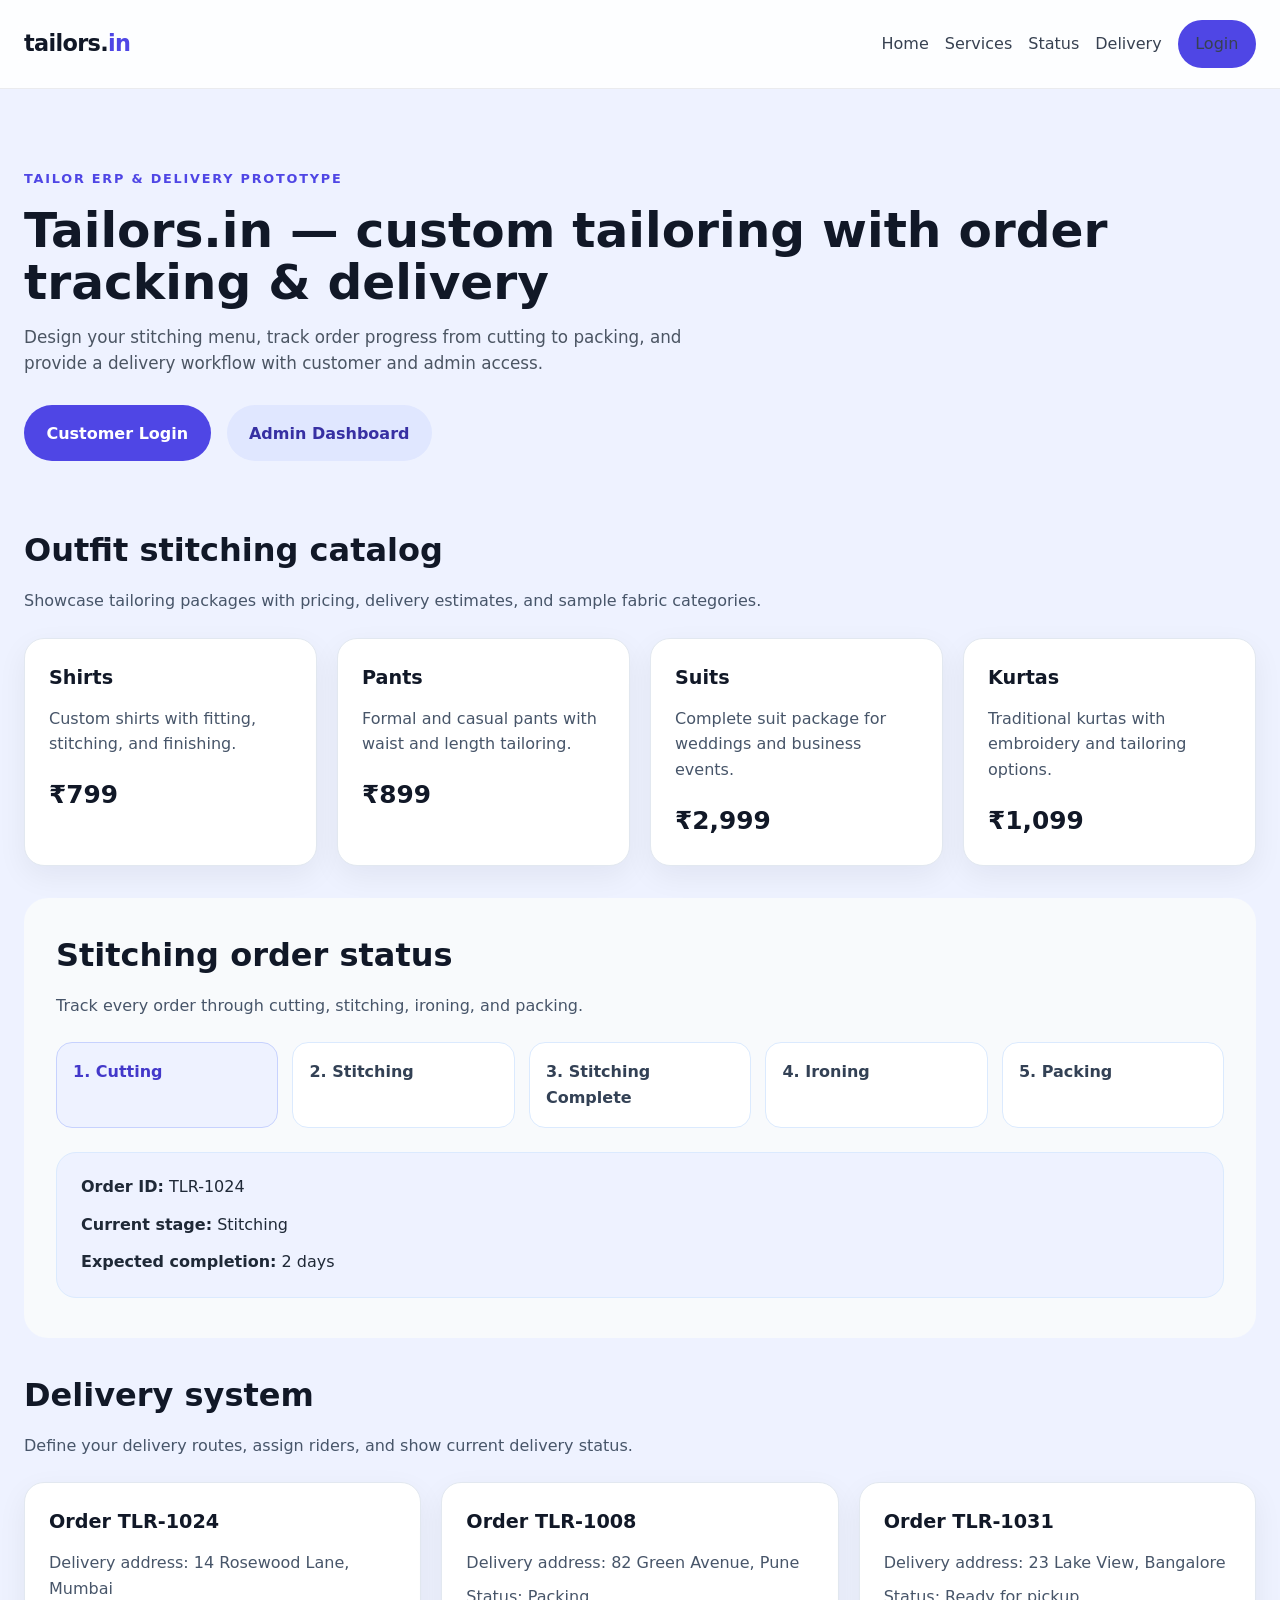
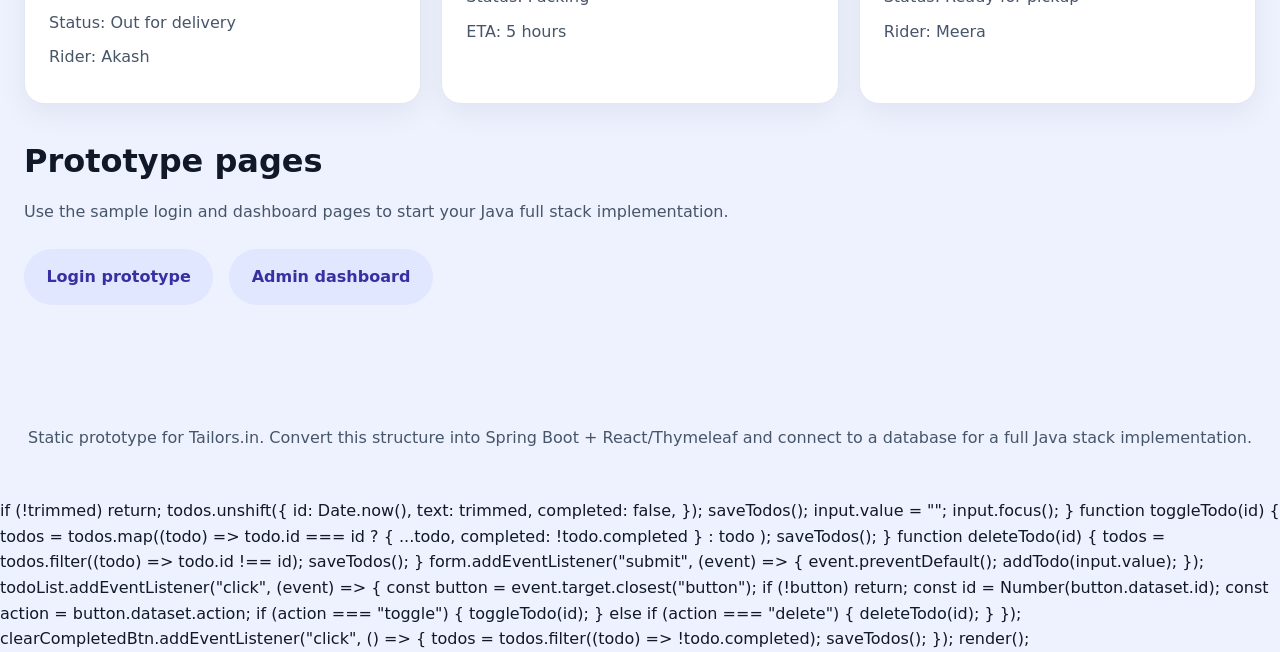
<file: index.html>
<!DOCTYPE html>
<html lang="en">
  <head>
    <meta charset="UTF-8" />
    <meta name="viewport" content="width=device-width, initial-scale=1.0" />
    <title>Tailors.in Prototype</title>
    <link rel="stylesheet" href="styles.css" />
  </head>
  <body>
    <header class="site-header">
      <div class="brand">tailors.<span>in</span></div>
      <nav class="top-nav">
        <a href="index.html">Home</a>
        <a href="#services">Services</a>
        <a href="#status">Status</a>
        <a href="#delivery">Delivery</a>
        <a class="nav-cta" href="login.html">Login</a>
      </nav>
    </header>

    <main>
      <section class="hero">
        <div class="hero-copy">
          <p class="eyebrow">Tailor ERP & delivery prototype</p>
          <h1>Tailors.in — custom tailoring with order tracking & delivery</h1>
          <p class="hero-text">
            Design your stitching menu, track order progress from cutting to packing, and provide a delivery workflow with customer and admin access.
          </p>
          <div class="hero-actions">
            <a class="button button-primary" href="login.html">Customer Login</a>
            <a class="button button-secondary" href="dashboard.html">Admin Dashboard</a>
          </div>
        </div>
      </section>

      <section id="services" class="section">
        <div class="section-heading">
          <h2>Outfit stitching catalog</h2>
          <p>Showcase tailoring packages with pricing, delivery estimates, and sample fabric categories.</p>
        </div>

        <div class="cards-grid">
          <article class="card">
            <h3>Shirts</h3>
            <p>Custom shirts with fitting, stitching, and finishing.</p>
            <div class="price">₹799</div>
          </article>

          <article class="card">
            <h3>Pants</h3>
            <p>Formal and casual pants with waist and length tailoring.</p>
            <div class="price">₹899</div>
          </article>

          <article class="card">
            <h3>Suits</h3>
            <p>Complete suit package for weddings and business events.</p>
            <div class="price">₹2,999</div>
          </article>

          <article class="card">
            <h3>Kurtas</h3>
            <p>Traditional kurtas with embroidery and tailoring options.</p>
            <div class="price">₹1,099</div>
          </article>
        </div>
      </section>

      <section id="status" class="section gray-bg">
        <div class="section-heading">
          <h2>Stitching order status</h2>
          <p>Track every order through cutting, stitching, ironing, and packing.</p>
        </div>

        <div class="status-flow">
          <div class="status-step status-active">1. Cutting</div>
          <div class="status-step">2. Stitching</div>
          <div class="status-step">3. Stitching Complete</div>
          <div class="status-step">4. Ironing</div>
          <div class="status-step">5. Packing</div>
        </div>

        <div class="status-panel">
          <div>
            <strong>Order ID:</strong> TLR-1024
          </div>
          <div>
            <strong>Current stage:</strong> Stitching
          </div>
          <div>
            <strong>Expected completion:</strong> 2 days
          </div>
        </div>
      </section>

      <section id="delivery" class="section">
        <div class="section-heading">
          <h2>Delivery system</h2>
          <p>Define your delivery routes, assign riders, and show current delivery status.</p>
        </div>

        <div class="delivery-grid">
          <article class="delivery-card">
            <h3>Order TLR-1024</h3>
            <p>Delivery address: 14 Rosewood Lane, Mumbai</p>
            <p>Status: Out for delivery</p>
            <p>Rider: Akash</p>
          </article>
          <article class="delivery-card">
            <h3>Order TLR-1008</h3>
            <p>Delivery address: 82 Green Avenue, Pune</p>
            <p>Status: Packing</p>
            <p>ETA: 5 hours</p>
          </article>
          <article class="delivery-card">
            <h3>Order TLR-1031</h3>
            <p>Delivery address: 23 Lake View, Bangalore</p>
            <p>Status: Ready for pickup</p>
            <p>Rider: Meera</p>
          </article>
        </div>
      </section>

      <section class="section showcase">
        <div class="section-heading">
          <h2>Prototype pages</h2>
          <p>Use the sample login and dashboard pages to start your Java full stack implementation.</p>
        </div>

        <div class="showcase-actions">
          <a class="button button-secondary" href="login.html">Login prototype</a>
          <a class="button button-secondary" href="dashboard.html">Admin dashboard</a>
        </div>
      </section>
    </main>

    <footer class="site-footer">
      <p>Static prototype for Tailors.in. Convert this structure into Spring Boot + React/Thymeleaf and connect to a database for a full Java stack implementation.</p>
    </footer>

    <script src="script.js"></script>
  </body>
</html>

        if (!trimmed) return;

        todos.unshift({
          id: Date.now(),
          text: trimmed,
          completed: false,
        });

        saveTodos();
        input.value = "";
        input.focus();
      }

      function toggleTodo(id) {
        todos = todos.map((todo) =>
          todo.id === id ? { ...todo, completed: !todo.completed } : todo
        );
        saveTodos();
      }

      function deleteTodo(id) {
        todos = todos.filter((todo) => todo.id !== id);
        saveTodos();
      }

      form.addEventListener("submit", (event) => {
        event.preventDefault();
        addTodo(input.value);
      });

      todoList.addEventListener("click", (event) => {
        const button = event.target.closest("button");
        if (!button) return;

        const id = Number(button.dataset.id);
        const action = button.dataset.action;

        if (action === "toggle") {
          toggleTodo(id);
        } else if (action === "delete") {
          deleteTodo(id);
        }
      });

      clearCompletedBtn.addEventListener("click", () => {
        todos = todos.filter((todo) => !todo.completed);
        saveTodos();
      });

      render();
    </script>
  </body>
</html>
</file>
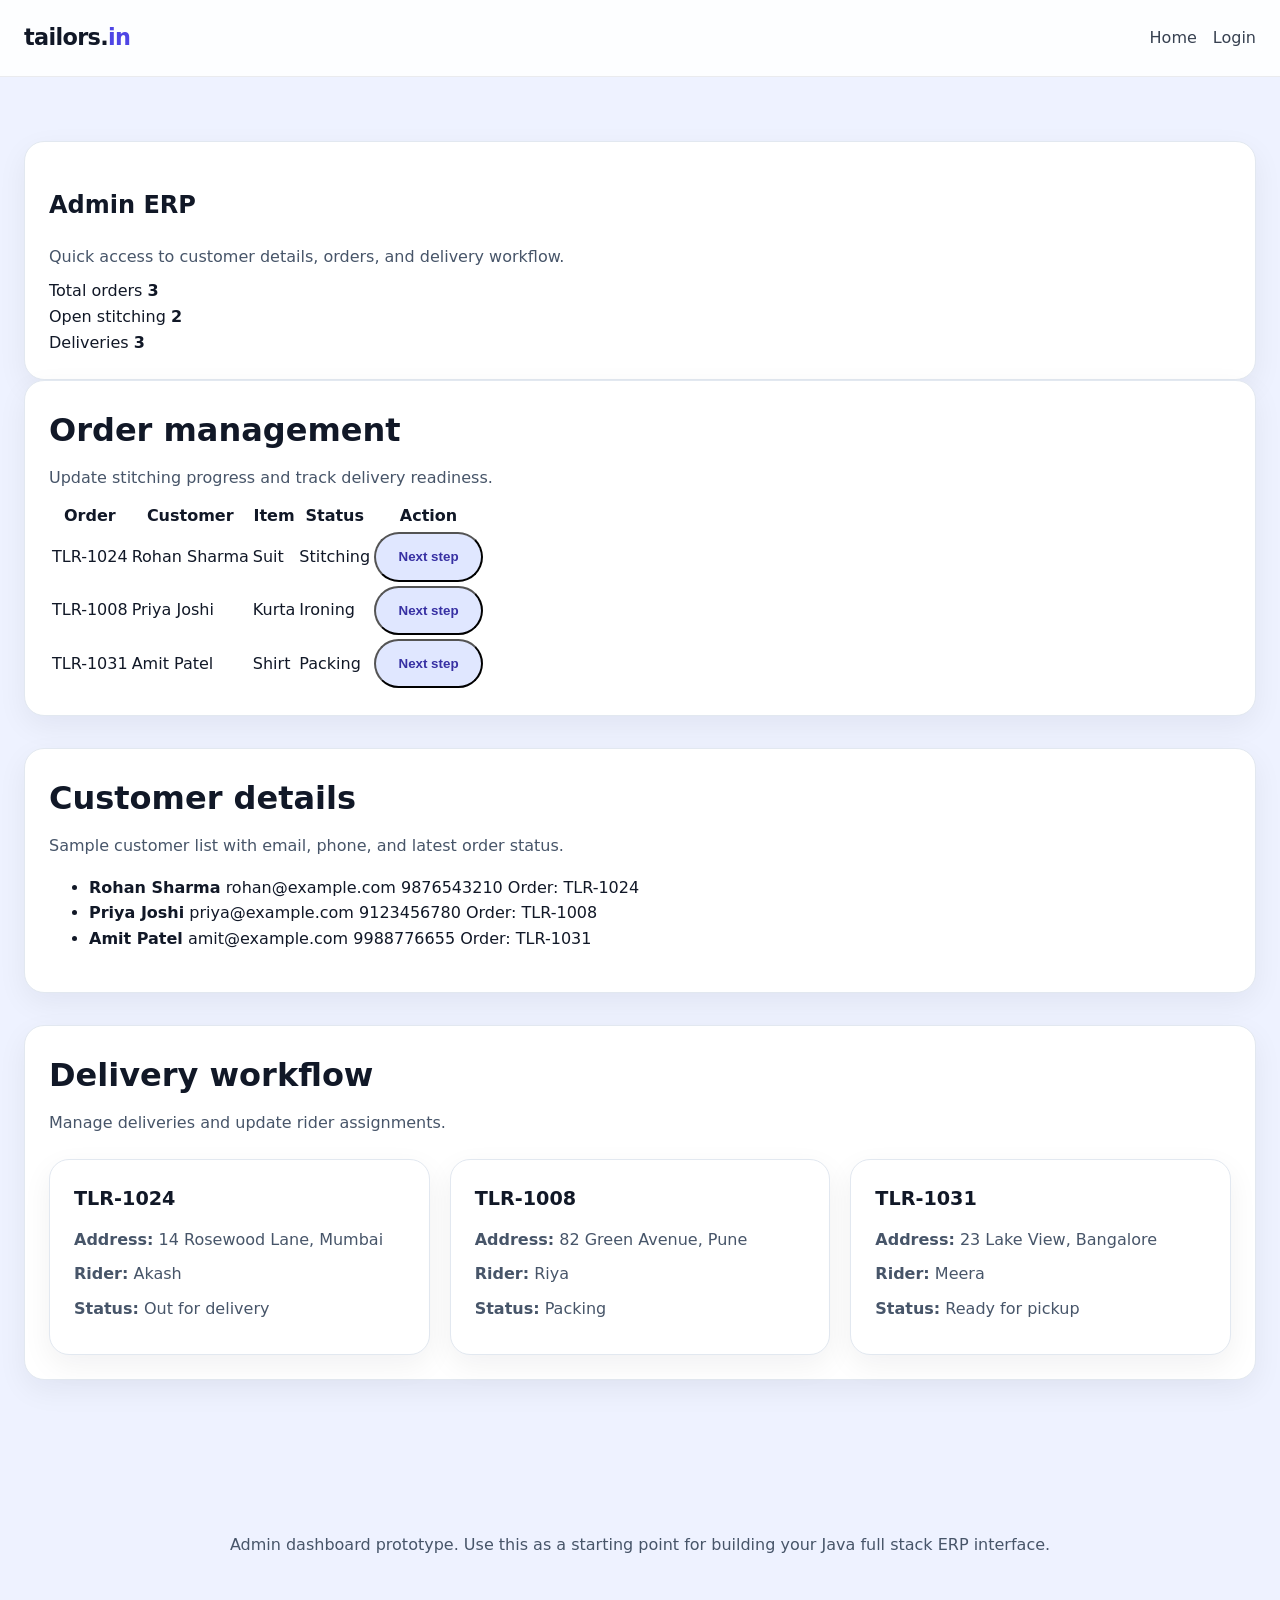
<file: dashboard.html>
<!DOCTYPE html>
<html lang="en">
  <head>
    <meta charset="UTF-8" />
    <meta name="viewport" content="width=device-width, initial-scale=1.0" />
    <title>Admin Dashboard | Tailors.in Prototype</title>
    <link rel="stylesheet" href="styles.css" />
  </head>
  <body>
    <header class="site-header">
      <div class="brand">tailors.<span>in</span></div>
      <nav class="top-nav">
        <a href="index.html">Home</a>
        <a href="login.html">Login</a>
      </nav>
    </header>

    <main class="section">
      <div class="dashboard-grid">
        <aside class="dashboard-aside card">
          <h2>Admin ERP</h2>
          <p>Quick access to customer details, orders, and delivery workflow.</p>
          <div class="metric-list">
            <div class="metric">
              <span>Total orders</span>
              <strong id="metricOrders">0</strong>
            </div>
            <div class="metric">
              <span>Open stitching</span>
              <strong id="metricOpen">0</strong>
            </div>
            <div class="metric">
              <span>Deliveries</span>
              <strong id="metricDelivery">0</strong>
            </div>
          </div>
        </aside>

        <section class="dashboard-main card">
          <div class="section-heading">
            <h2>Order management</h2>
            <p>Update stitching progress and track delivery readiness.</p>
          </div>

          <table class="orders-table">
            <thead>
              <tr>
                <th>Order</th>
                <th>Customer</th>
                <th>Item</th>
                <th>Status</th>
                <th>Action</th>
              </tr>
            </thead>
            <tbody id="ordersBody"></tbody>
          </table>
        </section>
      </div>

      <section class="section">
        <div class="card">
          <div class="section-heading">
            <h2>Customer details</h2>
            <p>Sample customer list with email, phone, and latest order status.</p>
          </div>

          <ul class="customer-list" id="customerList"></ul>
        </div>
      </section>

      <section class="section">
        <div class="card">
          <div class="section-heading">
            <h2>Delivery workflow</h2>
            <p>Manage deliveries and update rider assignments.</p>
          </div>

          <div class="delivery-grid" id="deliveryGrid"></div>
        </div>
      </section>
    </main>

    <footer class="site-footer">
      <p>Admin dashboard prototype. Use this as a starting point for building your Java full stack ERP interface.</p>
    </footer>

    <script src="script.js"></script>
  </body>
</html>
</file>
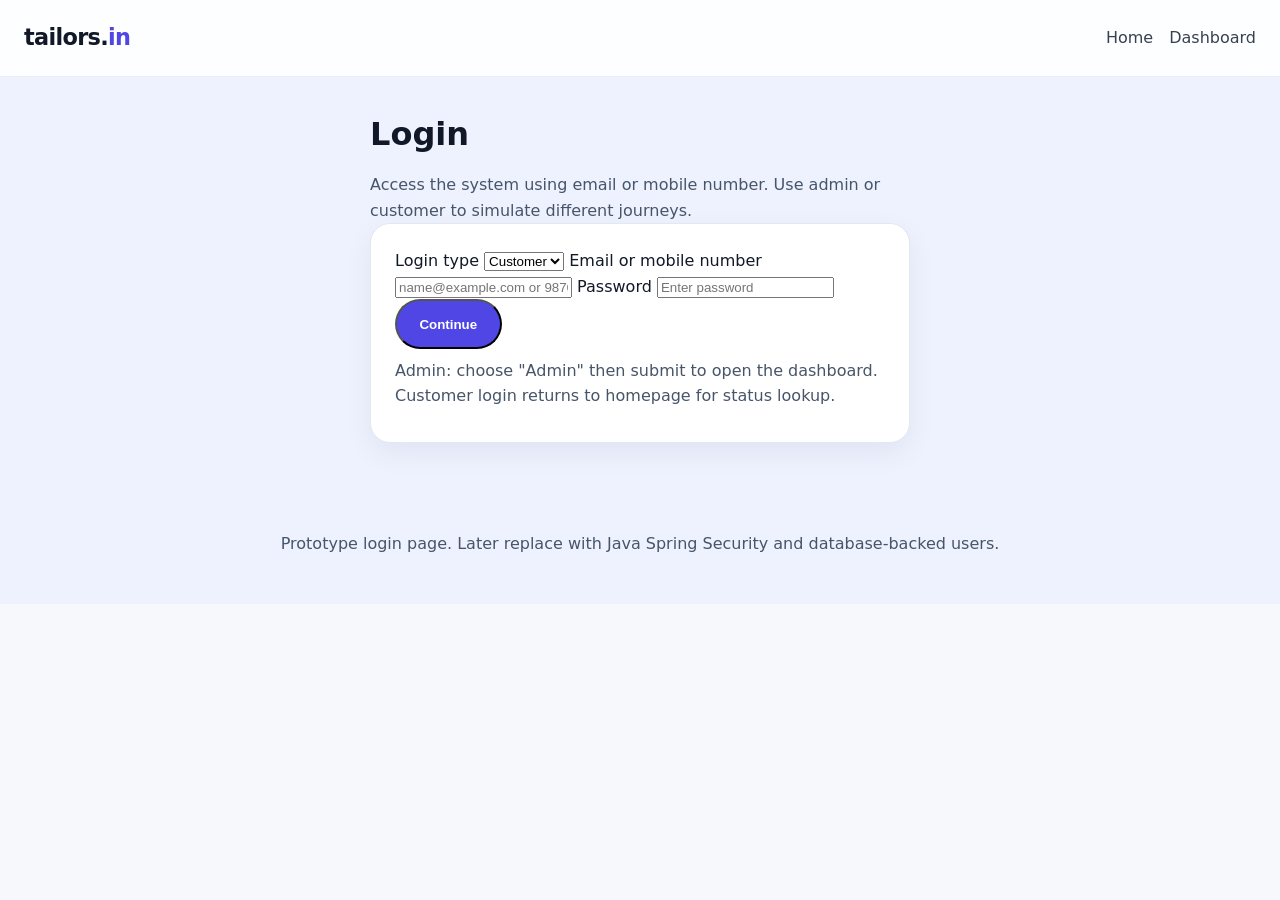
<file: login.html>
<!DOCTYPE html>
<html lang="en">
  <head>
    <meta charset="UTF-8" />
    <meta name="viewport" content="width=device-width, initial-scale=1.0" />
    <title>Login | Tailors.in Prototype</title>
    <link rel="stylesheet" href="styles.css" />
  </head>
  <body>
    <header class="site-header">
      <div class="brand">tailors.<span>in</span></div>
      <nav class="top-nav">
        <a href="index.html">Home</a>
        <a href="dashboard.html">Dashboard</a>
      </nav>
    </header>

    <main>
      <section class="section" style="max-width: 540px; margin: 0 auto;">
        <div class="section-heading">
          <h2>Login</h2>
          <p>Access the system using email or mobile number. Use admin or customer to simulate different journeys.</p>
        </div>

        <form id="loginForm" class="card login-card">
          <label>
            <span>Login type</span>
            <select id="role" required>
              <option value="customer">Customer</option>
              <option value="admin">Admin</option>
            </select>
          </label>

          <label>
            <span>Email or mobile number</span>
            <input id="identity" type="text" placeholder="name@example.com or 9876543210" required />
          </label>

          <label>
            <span>Password</span>
            <input id="password" type="password" placeholder="Enter password" required />
          </label>

          <button class="button button-primary" type="submit">Continue</button>

          <p class="login-hint">Admin: choose "Admin" then submit to open the dashboard. Customer login returns to homepage for status lookup.</p>
        </form>
      </section>
    </main>

    <footer class="site-footer">
      <p>Prototype login page. Later replace with Java Spring Security and database-backed users.</p>
    </footer>

    <script src="script.js"></script>
  </body>
</html>
</file>
<file: styles.css>
:root {
  color-scheme: light;
  font-family: Inter, system-ui, -apple-system, BlinkMacSystemFont, "Segoe UI", sans-serif;
  color: #111827;
  background: #f7f8fc;
  line-height: 1.6;
}

* {
  box-sizing: border-box;
}

html,
body {
  margin: 0;
  min-height: 100%;
}

body {
  background: #eef2ff;
}

a {
  color: inherit;
  text-decoration: none;
}

.site-header,
.site-footer {
  width: 100%;
  max-width: 1300px;
  margin: 0 auto;
  padding: 1.25rem 1.5rem;
}

.site-header {
  display: flex;
  align-items: center;
  justify-content: space-between;
  gap: 1rem;
  position: sticky;
  top: 0;
  z-index: 10;
  backdrop-filter: blur(14px);
  background: rgba(255, 255, 255, 0.88);
  border-bottom: 1px solid rgba(15, 23, 42, 0.08);
}

.brand {
  font-size: 1.4rem;
  font-weight: 700;
  letter-spacing: -0.03em;
}

.brand span {
  color: #4f46e5;
}

.top-nav {
  display: flex;
  flex-wrap: wrap;
  align-items: center;
  gap: 1rem;
}

.top-nav a {
  color: #374151;
  font-weight: 500;
}

.nav-cta {
  padding: 0.7rem 1.1rem;
  background: #4f46e5;
  color: #ffffff;
  border-radius: 999px;
}

main {
  max-width: 1300px;
  margin: 0 auto;
  padding: 2rem 1.5rem 3rem;
}

.hero {
  padding: 3rem 0 2rem;
}

.eyebrow {
  margin: 0 0 1rem;
  color: #4f46e5;
  font-weight: 700;
  text-transform: uppercase;
  letter-spacing: 0.14em;
  font-size: 0.8rem;
}

.hero h1 {
  margin: 0 0 1rem;
  font-size: clamp(2.5rem, 3.8vw, 4rem);
  line-height: 1.05;
}

.hero-text {
  max-width: 720px;
  margin: 0 0 1.75rem;
  color: #4b5563;
  font-size: 1.05rem;
}

.hero-actions {
  display: flex;
  flex-wrap: wrap;
  gap: 1rem;
}

.button {
  display: inline-flex;
  align-items: center;
  justify-content: center;
  padding: 0.95rem 1.4rem;
  border-radius: 999px;
  font-weight: 600;
  transition: transform 180ms ease, box-shadow 180ms ease, background 180ms ease;
}

.button:hover {
  transform: translateY(-1px);
}

.button-primary {
  background: #4f46e5;
  color: #ffffff;
}

.button-secondary {
  background: #e0e7ff;
  color: #3730a3;
}

.section {
  margin: 2rem 0;
}

.gray-bg {
  background: #f8fafc;
  border-radius: 1.5rem;
  padding: 2rem 2rem 2.5rem;
}

.section-heading h2 {
  margin: 0;
  font-size: 2rem;
}

.section-heading p {
  margin: 0.75rem 0 0;
  color: #475569;
}

.cards-grid,
.delivery-grid {
  display: grid;
  grid-template-columns: repeat(auto-fit, minmax(240px, 1fr));
  gap: 1.25rem;
  margin-top: 1.5rem;
}

.card,
.delivery-card {
  background: #ffffff;
  border: 1px solid #e2e8f0;
  border-radius: 1.25rem;
  padding: 1.5rem;
  box-shadow: 0 10px 30px rgba(15, 23, 42, 0.06);
}

.card h3,
.delivery-card h3 {
  margin-top: 0;
  margin-bottom: 0.75rem;
  font-size: 1.2rem;
}

.card p,
.delivery-card p {
  margin: 0.55rem 0;
  color: #475569;
}

.price {
  margin-top: 1.15rem;
  font-size: 1.55rem;
  font-weight: 700;
  color: #111827;
}

.status-flow {
  display: grid;
  grid-template-columns: repeat(auto-fit, minmax(140px, 1fr));
  gap: 0.9rem;
  margin-top: 1.5rem;
}

.status-step {
  padding: 1rem 1rem;
  border-radius: 1rem;
  background: #ffffff;
  border: 1px solid #dbeafe;
  color: #334155;
  font-weight: 600;
}

.status-active {
  background: #eef2ff;
  border-color: #c7d2fe;
  color: #4338ca;
}

.status-panel {
  margin-top: 1.5rem;
  padding: 1.35rem 1.5rem;
  background: #eef2ff;
  border-radius: 1.25rem;
  border: 1px solid #dbeafe;
  display: grid;
  gap: 0.75rem;
  color: #1f2937;
}

.showcase-actions {
  display: flex;
  flex-wrap: wrap;
  gap: 1rem;
  margin-top: 1.5rem;
}

.site-footer {
  padding: 1.5rem 1.5rem 2rem;
  color: #475569;
  text-align: center;
}

@media (max-width: 720px) {
  .hero h1 {
    font-size: 2.4rem;
  }

  .top-nav {
    justify-content: center;
  }
}
</file>
